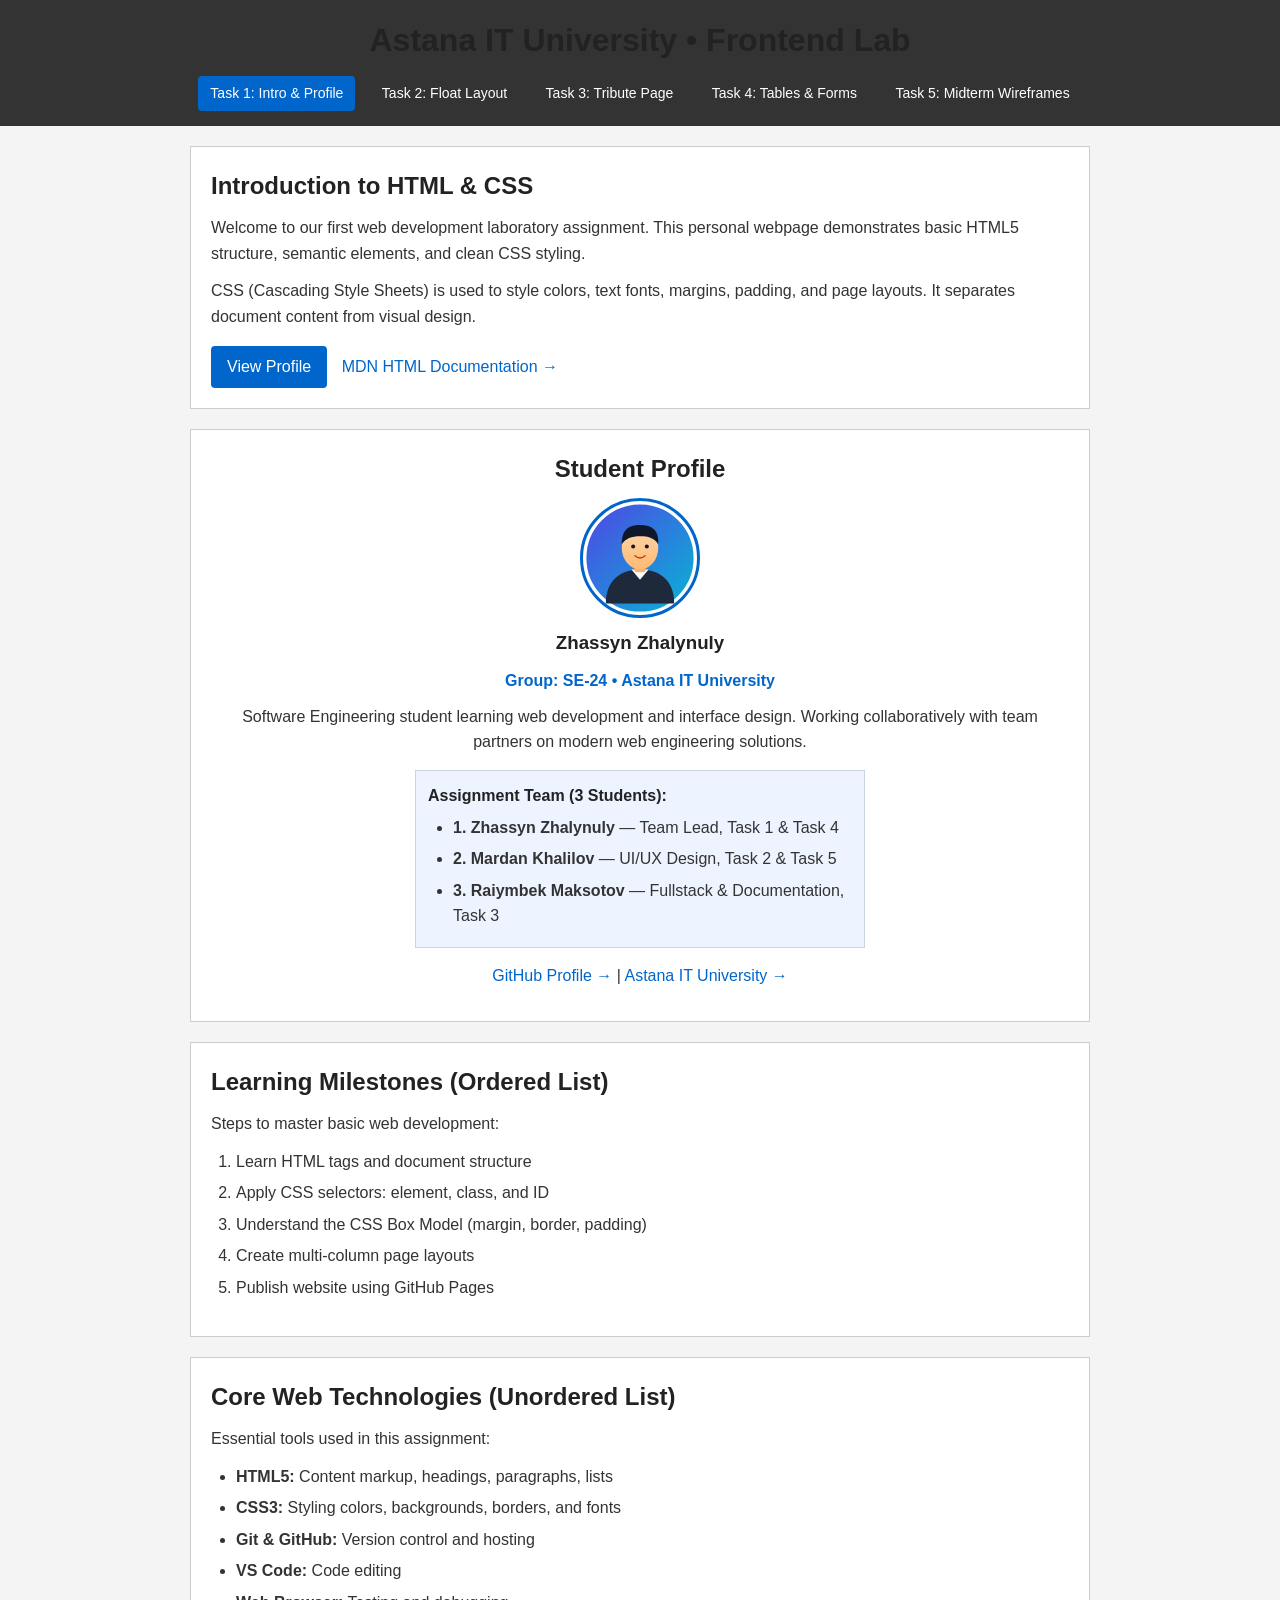
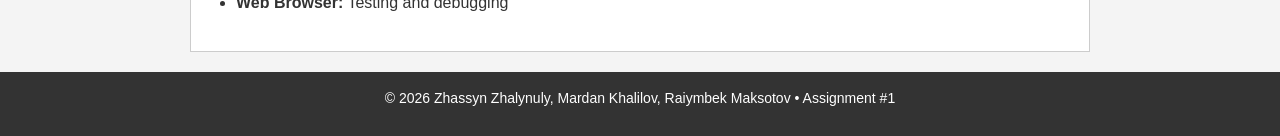
<file: index.html>
<!DOCTYPE html>
<html lang="en">
<head>
  <meta charset="UTF-8">
  <meta name="viewport" content="width=device-width, initial-scale=1.0">
  <title>Assignment 1 | Task 1 - Personal Webpage</title>
  <link rel="stylesheet" href="css/styles.css">
</head>
<body>

  <!-- 1. Header & Navigation (ID: #main-header) -->
  <header id="main-header">
    <h1>Astana IT University &bull; Frontend Lab</h1>
    <div class="navbar">
      <a href="index.html" class="active">Task 1: Intro &amp; Profile</a>
      <a href="task2.html">Task 2: Float Layout</a>
      <a href="exercise1/index.html">Task 3: Tribute Page</a>
      <a href="task4.html">Task 4: Tables &amp; Forms</a>
      <a href="task5.html">Task 5: Midterm Wireframes</a>
    </div>
  </header>

  <!-- 2. Main Content Container -->
  <main class="container">

    <!-- Hero Section (ID: #hero) -->
    <section id="hero">
      <h2>Introduction to HTML &amp; CSS</h2>
      <p>
        Welcome to our first web development laboratory assignment. This personal webpage demonstrates basic HTML5 structure, semantic elements, and clean CSS styling.
      </p>
      <p>
        CSS (Cascading Style Sheets) is used to style colors, text fonts, margins, padding, and page layouts. It separates document content from visual design.
      </p>
      <div>
        <a href="#profile" class="btn">View Profile</a>
        <a href="https://developer.mozilla.org/en-US/docs/Web/HTML" target="_blank">MDN HTML Documentation &rarr;</a>
      </div>
    </section>

    <!-- Profile Card (ID: #profile) -->
    <section id="profile">
      <h2>Student Profile</h2>
      <img src="images/avatar.svg" alt="Photo of Zhassyn Zhalynuly" class="profile-img">
      
      <h3>Zhassyn Zhalynuly</h3>
      <p class="group-text">Group: SE-24 &bull; Astana IT University</p>
      <p>
        Software Engineering student learning web development and interface design. Working collaboratively with team partners on modern web engineering solutions.
      </p>

      <div class="team-box">
        <h4>Assignment Team (3 Students):</h4>
        <ul>
          <li><strong>1. Zhassyn Zhalynuly</strong> &mdash; Team Lead, Task 1 &amp; Task 4</li>
          <li><strong>2. Mardan Khalilov</strong> &mdash; UI/UX Design, Task 2 &amp; Task 5</li>
          <li><strong>3. Raiymbek Maksotov</strong> &mdash; Fullstack &amp; Documentation, Task 3</li>
        </ul>
      </div>

      <p>
        <a href="https://github.com/zzhassyn" target="_blank">GitHub Profile &rarr;</a> | 
        <a href="https://astanait.edu.kz" target="_blank">Astana IT University &rarr;</a>
      </p>
    </section>

    <!-- Ordered List (ol) -->
    <section class="list-card">
      <h2>Learning Milestones (Ordered List)</h2>
      <p>Steps to master basic web development:</p>
      <ol>
        <li>Learn HTML tags and document structure</li>
        <li>Apply CSS selectors: element, class, and ID</li>
        <li>Understand the CSS Box Model (margin, border, padding)</li>
        <li>Create multi-column page layouts</li>
        <li>Publish website using GitHub Pages</li>
      </ol>
    </section>

    <!-- Unordered List (ul) -->
    <section class="list-card">
      <h2>Core Web Technologies (Unordered List)</h2>
      <p>Essential tools used in this assignment:</p>
      <ul>
        <li><strong>HTML5:</strong> Content markup, headings, paragraphs, lists</li>
        <li><strong>CSS3:</strong> Styling colors, backgrounds, borders, and fonts</li>
        <li><strong>Git &amp; GitHub:</strong> Version control and hosting</li>
        <li><strong>VS Code:</strong> Code editing</li>
        <li><strong>Web Browser:</strong> Testing and debugging</li>
      </ul>
    </section>

  </main>

  <!-- 3. Footer (ID: #main-footer) -->
  <footer id="main-footer">
    <p>&copy; 2026 Zhassyn Zhalynuly, Mardan Khalilov, Raiymbek Maksotov &bull; Assignment #1</p>
  </footer>

</body>
</html>
</file>
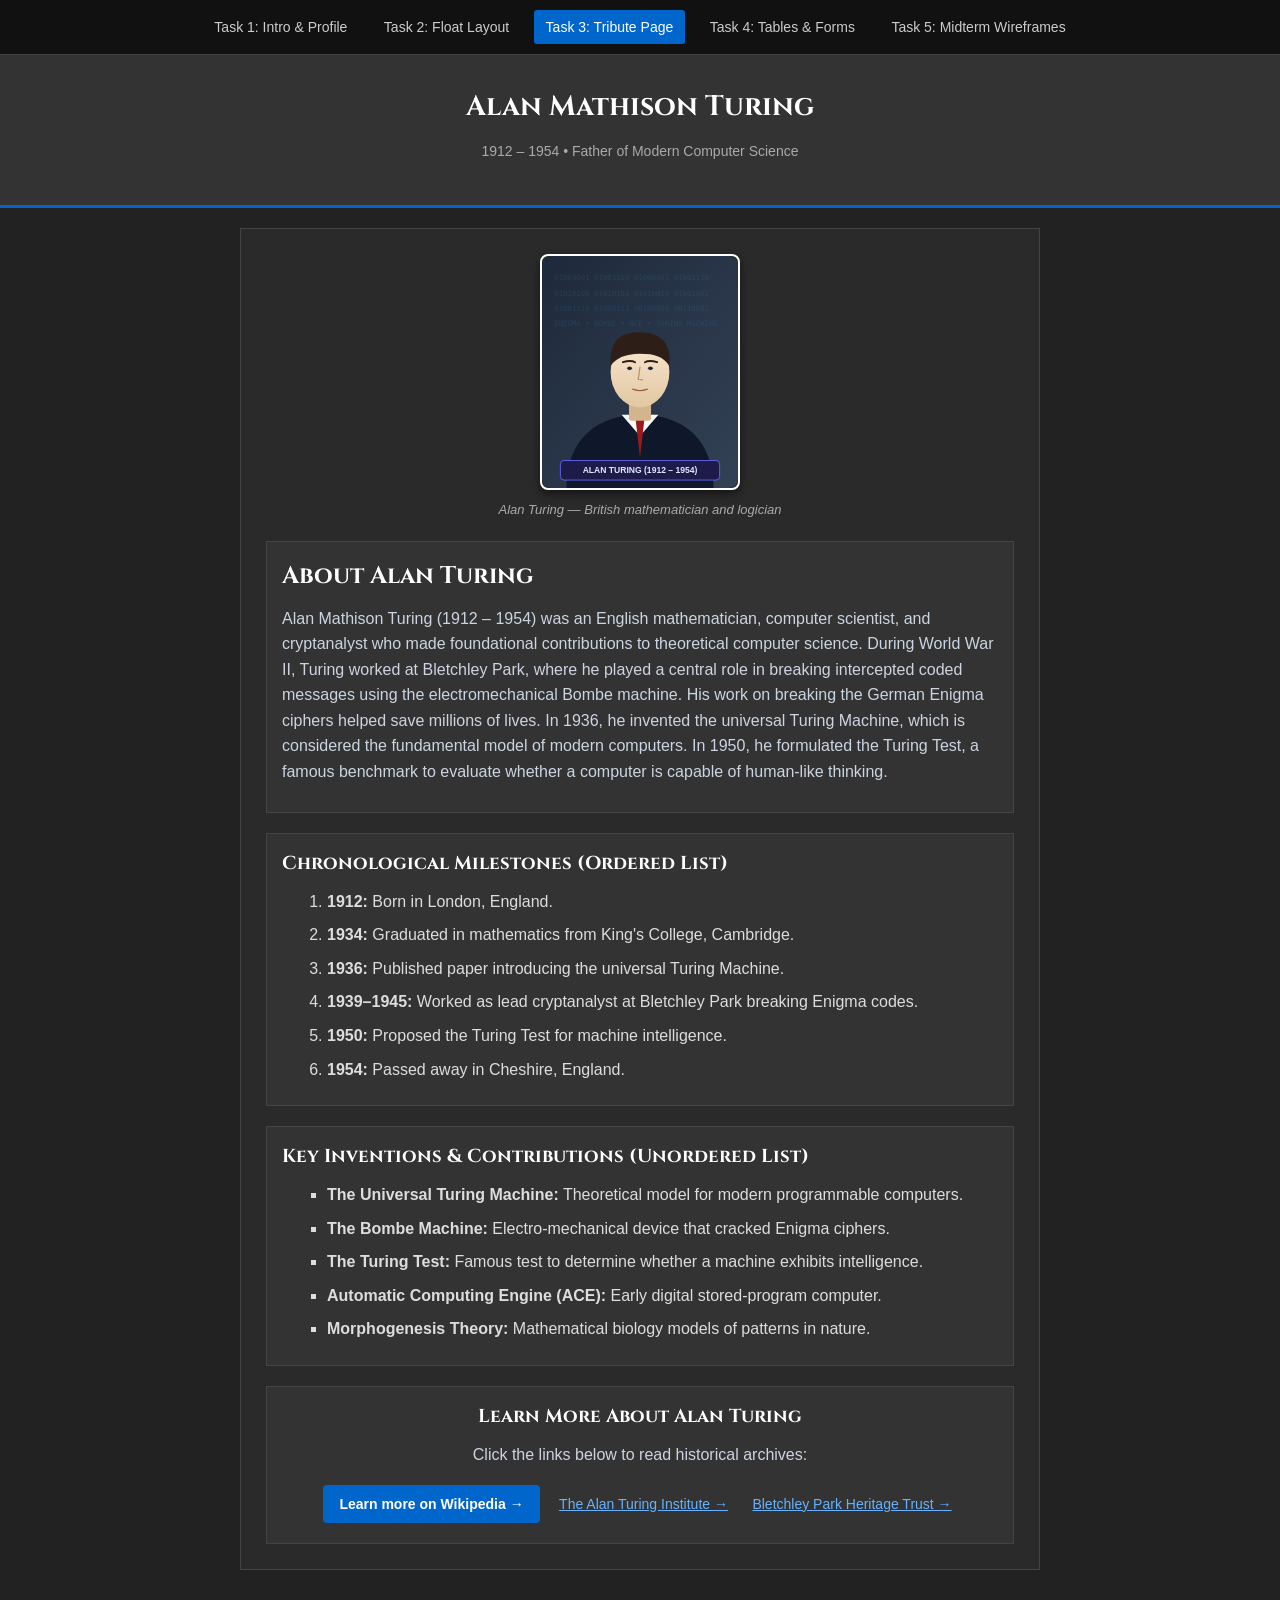
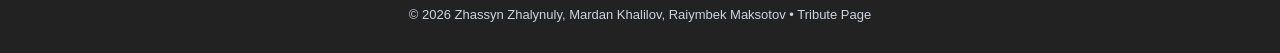
<file: exercise1/index.html>
<!DOCTYPE html>
<html lang="en">
<head>
  <meta charset="UTF-8">
  <meta name="viewport" content="width=device-width, initial-scale=1.0">
  <title>Tribute Page: Alan Turing (1912 – 1954)</title>
  <link rel="stylesheet" href="styles.css">
  <link rel="stylesheet" href="../css/task3.css">
  
  <!-- Step 4 requirement: Link at least two Google Fonts -->
  <link rel="preconnect" href="https://fonts.googleapis.com">
  <link rel="preconnect" href="https://fonts.gstatic.com" crossorigin>
  <link href="https://fonts.googleapis.com/css2?family=Cinzel:wght@700&display=swap" rel="stylesheet">
</head>
<body>

  <!-- Navigation Bar -->
  <div class="navbar">
    <a href="../index.html">Task 1: Intro &amp; Profile</a>
    <a href="../task2.html">Task 2: Float Layout</a>
    <a href="index.html" class="active">Task 3: Tribute Page</a>
    <a href="../task4.html">Task 4: Tables &amp; Forms</a>
    <a href="../task5.html">Task 5: Midterm Wireframes</a>
  </div>

  <!-- Step 1 & Step 4: Header -->
  <header class="tribute-header">
    <h1>Alan Mathison Turing</h1>
    <p>1912 &ndash; 1954 &bull; Father of Modern Computer Science</p>
  </header>

  <!-- Step 4: .content container -->
  <main class="content">

    <!-- Step 3: Portrait using <img> with alt -->
    <div class="image-box">
      <img src="../images/alan_turing.svg" alt="Photo illustration of Alan Turing" class="tribute-img">
      <p class="caption">Alan Turing &mdash; British mathematician and logician</p>
    </div>

    <!-- Step 1: Subheading <h2> and paragraph (3-5 sentences) -->
    <section class="bio-box">
      <h2>About Alan Turing</h2>
      <p>
        Alan Mathison Turing (1912 – 1954) was an English mathematician, computer scientist, and cryptanalyst who made foundational contributions to theoretical computer science. During World War II, Turing worked at Bletchley Park, where he played a central role in breaking intercepted coded messages using the electromechanical Bombe machine. His work on breaking the German Enigma ciphers helped save millions of lives. In 1936, he invented the universal Turing Machine, which is considered the fundamental model of modern computers. In 1950, he formulated the Turing Test, a famous benchmark to evaluate whether a computer is capable of human-like thinking.
      </p>
    </section>

    <!-- Step 2: Lists (<ol> and <ul>) -->
    <section class="list-box">
      <h3>Chronological Milestones (Ordered List)</h3>
      <ol class="events-list">
        <li><strong>1912:</strong> Born in London, England.</li>
        <li><strong>1934:</strong> Graduated in mathematics from King's College, Cambridge.</li>
        <li><strong>1936:</strong> Published paper introducing the universal Turing Machine.</li>
        <li><strong>1939–1945:</strong> Worked as lead cryptanalyst at Bletchley Park breaking Enigma codes.</li>
        <li><strong>1950:</strong> Proposed the Turing Test for machine intelligence.</li>
        <li><strong>1954:</strong> Passed away in Cheshire, England.</li>
      </ol>
    </section>

    <section class="list-box">
      <h3>Key Inventions &amp; Contributions (Unordered List)</h3>
      <ul class="inventions-list">
        <li><strong>The Universal Turing Machine:</strong> Theoretical model for modern programmable computers.</li>
        <li><strong>The Bombe Machine:</strong> Electro-mechanical device that cracked Enigma ciphers.</li>
        <li><strong>The Turing Test:</strong> Famous test to determine whether a machine exhibits intelligence.</li>
        <li><strong>Automatic Computing Engine (ACE):</strong> Early digital stored-program computer.</li>
        <li><strong>Morphogenesis Theory:</strong> Mathematical biology models of patterns in nature.</li>
      </ul>
    </section>

    <!-- Step 3: Clickable links + "Learn more" button -->
    <section class="links-box">
      <h3>Learn More About Alan Turing</h3>
      <p>Click the links below to read historical archives:</p>
      <div>
        <a href="https://en.wikipedia.org/wiki/Alan_Turing" target="_blank" class="btn">Learn more on Wikipedia &rarr;</a>
        <a href="https://www.turing.ac.uk" target="_blank" class="external-link">The Alan Turing Institute &rarr;</a>
        <a href="https://bletchleypark.org.uk" target="_blank" class="external-link">Bletchley Park Heritage Trust &rarr;</a>
      </div>
    </section>

  </main>

  <!-- Footer -->
  <footer class="footer">
    <p>&copy; 2026 Zhassyn Zhalynuly, Mardan Khalilov, Raiymbek Maksotov &bull; Tribute Page</p>
  </footer>

</body>
</html>
</file>
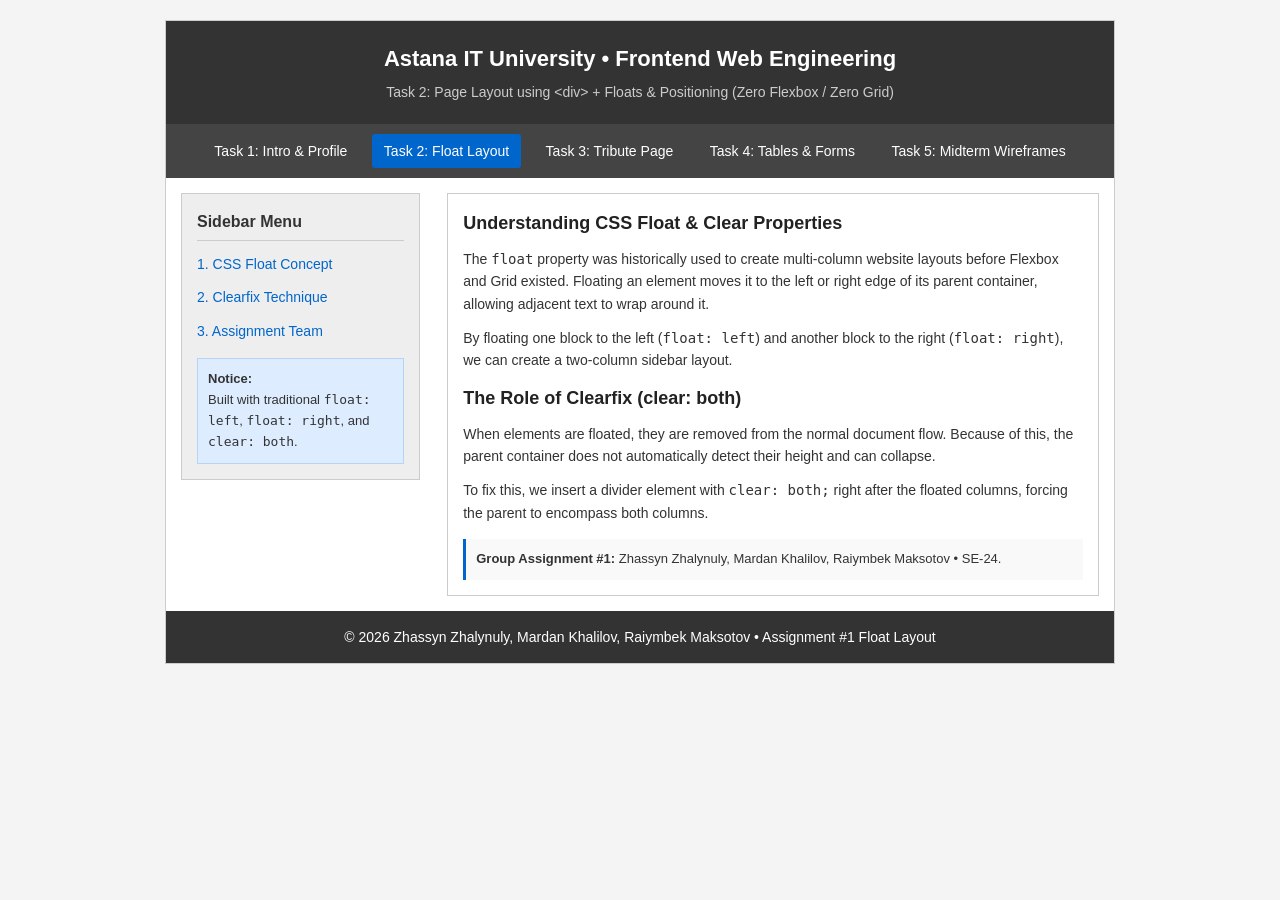
<file: task2.html>
<!DOCTYPE html>
<html lang="en">
<head>
  <meta charset="UTF-8">
  <meta name="viewport" content="width=device-width, initial-scale=1.0">
  <title>Assignment 1 | Task 2 - CSS Float Layout</title>
  <link rel="stylesheet" href="css/task2.css">
</head>
<body>

  <!-- Outer Page Wrapper (Только теги <div> для разметки) -->
  <div class="page-container">

    <!-- 1. Header -->
    <div class="header">
      <h1>Astana IT University &bull; Frontend Web Engineering</h1>
      <p>Task 2: Page Layout using &lt;div&gt; + Floats &amp; Positioning (Zero Flexbox / Zero Grid)</p>
    </div>

    <!-- 2. Navigation Bar -->
    <div class="navbar">
      <a href="index.html">Task 1: Intro &amp; Profile</a>
      <a href="task2.html" class="active">Task 2: Float Layout</a>
      <a href="exercise1/index.html">Task 3: Tribute Page</a>
      <a href="task4.html">Task 4: Tables &amp; Forms</a>
      <a href="task5.html">Task 5: Midterm Wireframes</a>
    </div>

    <!-- 3. Middle Section -->
    <div class="main-content">

      <!-- Left Column: Sidebar Menu (float: left) -->
      <div class="sidebar">
        <h3>Sidebar Menu</h3>
        <ul>
          <li><a href="#about-floats">1. CSS Float Concept</a></li>
          <li><a href="#clearfix-info">2. Clearfix Technique</a></li>
          <li><a href="#team-info">3. Assignment Team</a></li>
        </ul>

        <div class="sidebar-box">
          <strong>Notice:</strong>
          <p>Built with traditional <code>float: left</code>, <code>float: right</code>, and <code>clear: both</code>.</p>
        </div>
      </div>

      <!-- Right Column: Main Content (float: right) -->
      <div class="content">
        
        <div id="about-floats">
          <h2>Understanding CSS Float &amp; Clear Properties</h2>
          <p>
            The <code>float</code> property was historically used to create multi-column website layouts before Flexbox and Grid existed. Floating an element moves it to the left or right edge of its parent container, allowing adjacent text to wrap around it.
          </p>
          <p>
            By floating one block to the left (<code>float: left</code>) and another block to the right (<code>float: right</code>), we can create a two-column sidebar layout.
          </p>
        </div>

        <div id="clearfix-info">
          <h2>The Role of Clearfix (clear: both)</h2>
          <p>
            When elements are floated, they are removed from the normal document flow. Because of this, the parent container does not automatically detect their height and can collapse.
          </p>
          <p>
            To fix this, we insert a divider element with <code>clear: both;</code> right after the floated columns, forcing the parent to encompass both columns.
          </p>
        </div>

        <div id="team-info" class="team-note">
          <strong>Group Assignment #1:</strong> Zhassyn Zhalynuly, Mardan Khalilov, Raiymbek Maksotov &bull; SE-24.
        </div>

      </div>

      <!-- Clearfix: предотвращает схлопывание родительского блока -->
      <div class="clearfix"></div>

    </div>

    <!-- 4. Footer -->
    <div class="footer">
      <p>&copy; 2026 Zhassyn Zhalynuly, Mardan Khalilov, Raiymbek Maksotov &bull; Assignment #1 Float Layout</p>
    </div>

  </div>

</body>
</html>
</file>
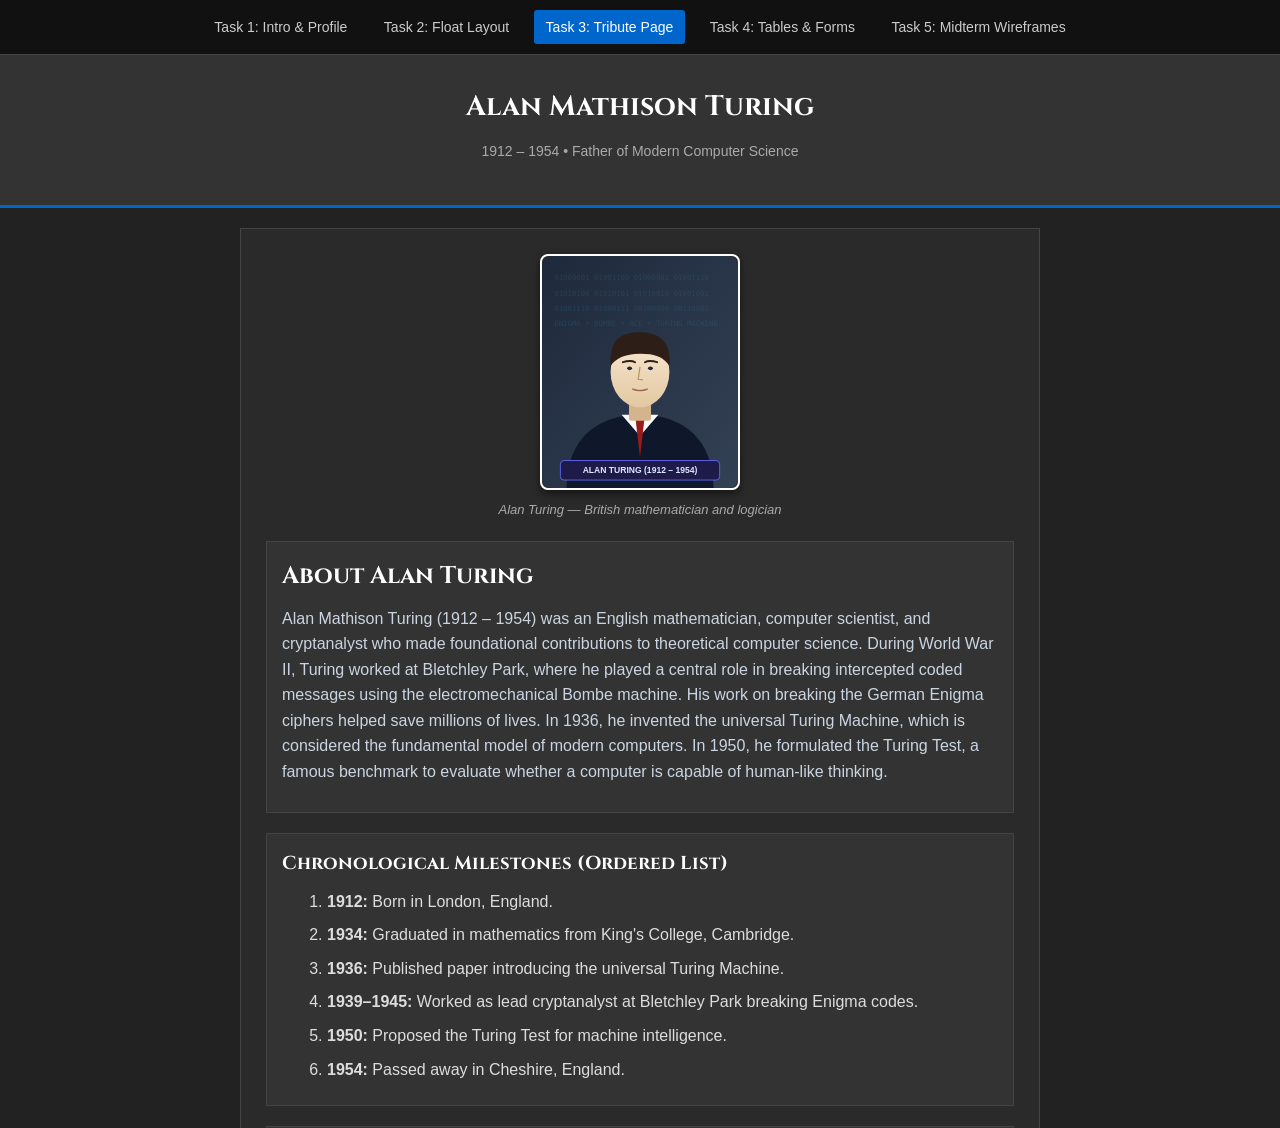
<file: task3.html>
<!DOCTYPE html>
<html lang="en">
<head>
  <meta charset="UTF-8">
  <meta http-equiv="refresh" content="0; url=exercise1/index.html">
  <title>Redirecting to Task 3: Tribute Page...</title>
</head>
<body style="font-family: sans-serif; text-align: center; padding: 50px;">
  <h2>Loading Task 3 (exercise1/index.html)...</h2>
  <p>If you are not redirected automatically, <a href="exercise1/index.html">click here to view Task 3: Tribute Page</a>.</p>
</body>
</html>
</file>
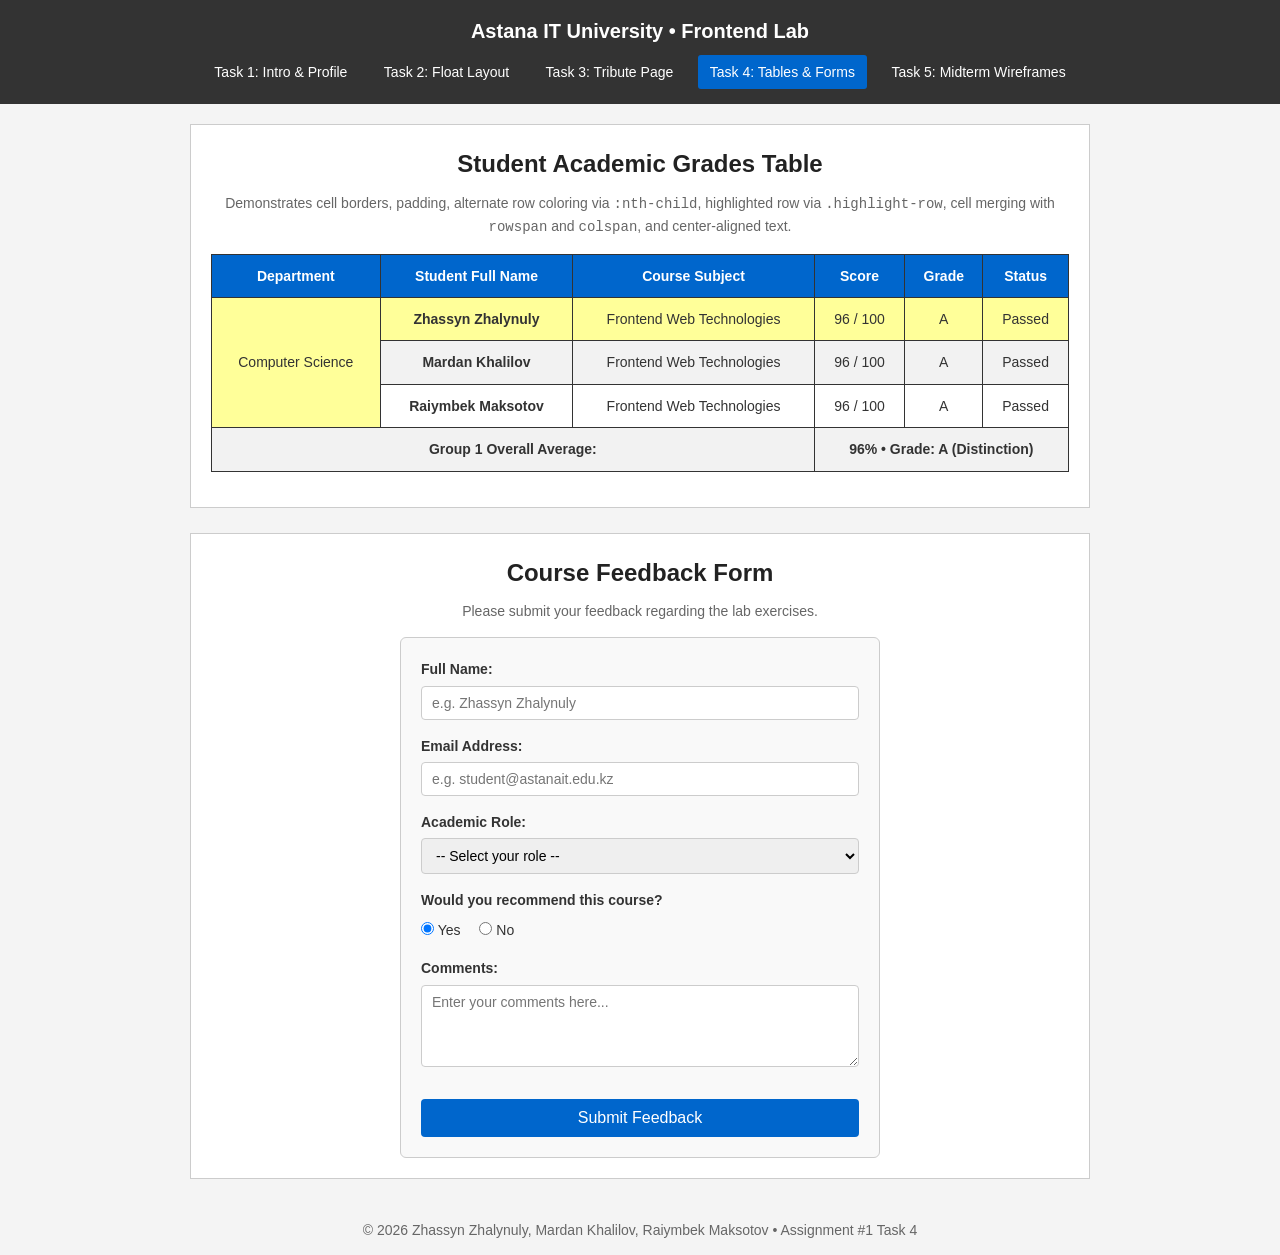
<file: task4.html>
<!DOCTYPE html>
<html lang="en">

<head>
  <meta charset="UTF-8">
  <meta name="viewport" content="width=device-width, initial-scale=1.0">
  <title>Assignment 1 | Task 4 - CSS Table &amp; Form</title>
  <link rel="stylesheet" href="css/task4.css">
</head>

<body>

  <!-- 1. Header & Navigation -->
  <header class="top-nav">
    <h1>Astana IT University &bull; Frontend Lab</h1>
    <div class="navbar">
      <a href="index.html">Task 1: Intro &amp; Profile</a>
      <a href="task2.html">Task 2: Float Layout</a>
      <a href="exercise1/index.html">Task 3: Tribute Page</a>
      <a href="task4.html" class="active">Task 4: Tables &amp; Forms</a>
      <a href="task5.html">Task 5: Midterm Wireframes</a>
    </div>
  </header>

  <main class="container">

    <!-- ====================================================================
         EXERCISE 1: CSS TABLE STYLING
         ==================================================================== -->
    <section class="card">

      <!-- ID Selector Requirement for Page Heading above Table -->
      <h2 id="table-heading">Student Academic Grades Table</h2>
      <p class="desc">
        Demonstrates cell borders, padding, alternate row coloring via <code>:nth-child</code>, highlighted row via
        <code>.highlight-row</code>, cell merging with <code>rowspan</code> and <code>colspan</code>, and center-aligned
        text.
      </p>

      <table class="grades-table">
        <thead>
          <tr>
            <th>Department</th>
            <th>Student Full Name</th>
            <th>Course Subject</th>
            <th>Score</th>
            <th>Grade</th>
            <th>Status</th>
          </tr>
        </thead>
        <tbody>
          <!-- Row 1: Highlighted Row using .highlight-row class + rowspan -->
          <tr class="highlight-row">
            <td rowspan="3">Computer Science</td>
            <td><strong>Zhassyn Zhalynuly</strong></td>
            <td>Frontend Web Technologies</td>
            <td>96 / 100</td>
            <td>A</td>
            <td>Passed</td>
          </tr>

          <!-- Row 2: Alternating row (even) -->
          <tr>
            <td><strong>Mardan Khalilov</strong></td>
            <td>Frontend Web Technologies</td>
            <td>96 / 100</td>
            <td>A</td>
            <td>Passed</td>
          </tr>

          <!-- Row 3: Alternating row (odd) -->
          <tr>
            <td><strong>Raiymbek Maksotov</strong></td>
            <td>Frontend Web Technologies</td>
            <td>96 / 100</td>
            <td>A</td>
            <td>Passed</td>
          </tr>

          <!-- Row 4: Summary row demonstrating colspan -->
          <tr class="summary-row">
            <td colspan="3">Group 1 Overall Average:</td>
            <td colspan="3">96% &bull; Grade: A (Distinction)</td>
          </tr>
        </tbody>
      </table>

    </section>

    <!-- ====================================================================
         EXERCISE 2: FEEDBACK FORM STYLING
         ==================================================================== -->
    <section class="card">

      <!-- Form Heading with ID Selector -->
      <h2 id="form-heading">Course Feedback Form</h2>
      <p class="desc">
        Please submit your feedback regarding the lab exercises.
      </p>

      <!-- Centered form container with ID selector -->
      <form id="feedback-form" action="#" method="POST"
        onsubmit="event.preventDefault(); alert('Feedback submitted successfully!');">

        <!-- 1. Text input for Name -->
        <div class="form-group">
          <label for="student-name">Full Name:</label>
          <input type="text" id="student-name" name="name" placeholder="e.g. Zhassyn Zhalynuly" required>
        </div>

        <!-- 2. Email input for Email Address -->
        <div class="form-group">
          <label for="student-email">Email Address:</label>
          <input type="email" id="student-email" name="email" placeholder="e.g. student@astanait.edu.kz" required>
        </div>

        <!-- 3. Select dropdown for Role -->
        <div class="form-group">
          <label for="user-role">Academic Role:</label>
          <select id="user-role" name="role" required>
            <option value="" disabled selected>-- Select your role --</option>
            <option value="Student">Student</option>
            <option value="Teacher">Teacher / Instructor</option>
            <option value="Other">Other</option>
          </select>
        </div>

        <!-- 4. Radio buttons for Yes/No question -->
        <div class="form-group">
          <label>Would you recommend this course?</label>
          <div class="radio-group">
            <label>
              <input type="radio" name="recommend" value="Yes" checked> Yes
            </label>
            <label>
              <input type="radio" name="recommend" value="No"> No
            </label>
          </div>
        </div>

        <!-- 5. Textarea for Comments -->
        <div class="form-group">
          <label for="feedback-comments">Comments:</label>
          <textarea id="feedback-comments" name="comments" rows="4"
            placeholder="Enter your comments here..."></textarea>
        </div>

        <!-- 6. Submit Button -->
        <button type="submit" class="btn-submit">Submit Feedback</button>

      </form>

    </section>

  </main>

  <footer class="footer">
    <p>&copy; 2026 Zhassyn Zhalynuly, Mardan Khalilov, Raiymbek Maksotov &bull; Assignment #1 Task 4</p>
  </footer>

</body>

</html>
</file>
<file: css/styles.css>
/* ==========================================================================
   TASK 1: INTRODUCTION TO HTML & CSS (BEGINNER STYLE)
   Authors: Zhassyn Zhalynuly, Mardan Khalilov, Raiymbek Maksotov
   ========================================================================== */

/* 1. Селекторы элементов (Element Selectors) */
* {
  margin: 0;
  padding: 0;
  box-sizing: border-box;
}

body {
  font-family: Arial, sans-serif;
  background-color: #f4f4f4;
  color: #333333;
  line-height: 1.6;
}

h1, h2, h3, h4 {
  margin-bottom: 10px;
  color: #222222;
}

p {
  margin-bottom: 12px;
}

/* Ссылки и эффект наведения :hover */
a {
  color: #0066cc;
  text-decoration: none;
}

a:hover {
  color: #003366;
  text-decoration: underline;
}

/* Списки */
ol, ul {
  margin-left: 25px;
  margin-bottom: 15px;
}

li {
  margin-bottom: 6px;
}

/* 2. Селекторы по ID (ID Selectors) */
#main-header {
  background-color: #333333;
  color: #ffffff;
  padding: 15px 10px;
  text-align: center;
}

#hero {
  background-color: #ffffff;
  border: 1px solid #cccccc;
  padding: 20px;
  margin-bottom: 20px;
}

#profile {
  background-color: #ffffff;
  border: 1px solid #cccccc;
  padding: 20px;
  margin-bottom: 20px;
  text-align: center;
}

#main-footer {
  background-color: #333333;
  color: #ffffff;
  text-align: center;
  padding: 15px;
  margin-top: 20px;
  font-size: 14px;
}

/* 3. Селекторы классов (Class Selectors) */
.container {
  width: 85%;
  max-width: 900px;
  margin: 20px auto;
}

/* Навигация */
.navbar {
  margin-top: 10px;
}

.navbar a {
  color: #ffffff;
  margin: 0 5px;
  padding: 6px 12px;
  display: inline-block;
  font-size: 14px;
  text-decoration: none;
}

.navbar a:hover {
  background-color: #555555;
  border-radius: 4px;
  text-decoration: none;
}

.navbar a.active {
  background-color: #0066cc;
  border-radius: 4px;
}

/* Кнопка */
.btn {
  display: inline-block;
  background-color: #0066cc;
  color: #ffffff !important;
  padding: 8px 16px;
  border-radius: 4px;
  text-decoration: none;
  margin-right: 10px;
  margin-top: 5px;
}

.btn:hover {
  background-color: #004499;
  text-decoration: none;
}

/* Карточка профиля */
.profile-img {
  width: 120px;
  max-width: 100%;
  border-radius: 50%;
  border: 3px solid #0066cc;
  margin: 10px auto;
  display: block;
}

.group-text {
  color: #0066cc;
  font-weight: bold;
  margin-bottom: 10px;
}

.team-box {
  background-color: #eef4ff;
  border: 1px solid #cbd5e1;
  padding: 12px;
  max-width: 450px;
  margin: 15px auto;
  text-align: left;
}

.team-box h4 {
  margin-bottom: 6px;
}

.team-box ul {
  margin-bottom: 0;
}

/* Блоки списков */
.list-card {
  background-color: #ffffff;
  border: 1px solid #cccccc;
  padding: 20px;
  margin-bottom: 20px;
}
</file>
<file: exercise1/styles.css>
/* ==========================================================================
   ASSIGNMENT 1: TASK 3 - TRIBUTE PAGE (ALAN TURING)
   Authors: Zhassyn Zhalynuly, Mardan Khalilov, Raiymbek Maksotov
   ========================================================================== */

/* 1. Базовый сброс и фон страницы (Step 4: Page background) */
* {
  margin: 0;
  padding: 0;
  box-sizing: border-box;
}

body {
  background-color: #0f172a;
  color: #e2e8f0;
  font-family: 'Plus Jakarta Sans', Arial, sans-serif;
  line-height: 1.6;
  font-size: 16px;
}

/* 2. Шрифты (Step 4: Two fonts applied - Cinzel for titles) */
h1, h2, h3 {
  font-family: 'Cinzel', Georgia, serif;
  color: #38bdf8;
  margin-bottom: 12px;
}

p {
  margin-bottom: 14px;
  color: #cbd5e1;
}

/* 3. Верхняя панель навигации */
.assignment-nav {
  background-color: #1e293b;
  border-bottom: 1px solid #334155;
  padding: 10px 15px;
}

.nav-inner {
  max-width: 800px;
  margin: 0 auto;
  display: flex;
  justify-content: space-between;
  align-items: center;
  flex-wrap: wrap;
  gap: 10px;
}

.nav-brand {
  color: #38bdf8;
  font-weight: bold;
  font-size: 15px;
}

.nav-links a {
  color: #94a3b8;
  text-decoration: none;
  font-size: 14px;
  padding: 6px 10px;
  border-radius: 4px;
  display: inline-block;
}

.nav-links a:hover {
  color: #ffffff;
  background-color: #334155;
}

.nav-links a.active {
  background-color: #0284c7;
  color: #ffffff;
}

/* 4. Шапка (Step 4: Header - background, text color, padding, center alignment) */
.tribute-header {
  background-color: #1e293b;
  color: #ffffff;
  padding: 35px 20px;
  text-align: center;
  border-bottom: 3px solid #0284c7;
}

.tribute-title {
  font-size: 32px;
  color: #38bdf8;
  margin-bottom: 8px;
}

.tribute-tagline {
  font-family: 'Plus Jakarta Sans', Arial, sans-serif;
  font-size: 16px;
  font-weight: 400;
  color: #94a3b8;
}

/* 5. Контейнер .content (Step 4: max-width, margin: 0 auto, padding) */
.content {
  max-width: 800px;
  margin: 0 auto;
  padding: 30px 15px;
}

/* 6. Стилизация портрета (Step 4: image - max-width, border-radius, box-shadow, border) */
.image-box {
  text-align: center;
  margin-bottom: 30px;
}

.tribute-img {
  max-width: 240px;
  width: 100%;
  border-radius: 12px;
  border: 3px solid #38bdf8;
  box-shadow: 0 6px 16px rgba(0, 0, 0, 0.4);
  margin: 0 auto 10px auto;
}

.img-caption {
  font-size: 14px;
  color: #94a3b8;
  font-style: italic;
}

/* 7. Биографическая секция */
.bio-section {
  background-color: #1e293b;
  padding: 22px;
  border-radius: 8px;
  margin-bottom: 25px;
  border: 1px solid #334155;
}

.bio-section h2 {
  font-size: 22px;
  border-bottom: 1px solid #334155;
  padding-bottom: 8px;
}

/* 8. Стилизация списков (Step 4: list-style-type and spacing) */
.lists-section {
  display: flex;
  gap: 20px;
  flex-wrap: wrap;
  margin-bottom: 25px;
}

.list-block {
  flex: 1 1 340px;
  background-color: #1e293b;
  padding: 20px;
  border-radius: 8px;
  border: 1px solid #334155;
}

.list-block h3 {
  font-size: 18px;
  margin-bottom: 12px;
}

.events-list {
  list-style-type: decimal;
  padding-left: 20px;
}

.inventions-list {
  list-style-type: square;
  padding-left: 20px;
}

.list-block li {
  margin-bottom: 10px;
  color: #cbd5e1;
}

.list-block strong {
  color: #ffffff;
}

/* 9. Ссылки и кнопка (Step 4: Links and .btn - hover effect, padding) */
.links-section {
  background-color: #1e293b;
  padding: 22px;
  border-radius: 8px;
  border: 1px solid #334155;
  text-align: center;
}

.links-buttons {
  margin-top: 15px;
}

.btn {
  display: inline-block;
  background-color: #0284c7;
  color: #ffffff;
  padding: 10px 18px;
  border-radius: 6px;
  text-decoration: none;
  font-weight: 600;
  margin: 5px;
}

.btn:hover {
  background-color: #0369a1;
}

.link-item {
  display: inline-block;
  color: #38bdf8;
  text-decoration: none;
  padding: 10px 14px;
  margin: 5px;
}

.link-item:hover {
  text-decoration: underline;
}

/* 10. Подвал страницы */
.tribute-footer {
  text-align: center;
  padding: 20px;
  color: #64748b;
  font-size: 14px;
  border-top: 1px solid #334155;
  margin-top: 30px;
}
</file>
<file: css/task3.css>
/* ==========================================================================
   TASK 3: TRIBUTE PAGE (ALAN TURING) - BEGINNER STYLE
   ========================================================================== */

* {
  margin: 0;
  padding: 0;
  box-sizing: border-box;
}

body {
  background-color: #222222;
  color: #dddddd;
  font-family: Arial, sans-serif;
  line-height: 1.6;
}

/* 2 шрифта: Cinzel для заголовков (Google Fonts), Arial для текста */
h1, h2, h3 {
  font-family: 'Cinzel', Georgia, serif;
  color: #ffffff;
  margin-bottom: 10px;
}

p {
  margin-bottom: 12px;
}

/* Навигационная панель */
.navbar {
  background-color: #111111;
  padding: 10px;
  text-align: center;
  border-bottom: 1px solid #444444;
}

.navbar a {
  color: #cccccc;
  text-decoration: none;
  padding: 6px 12px;
  margin: 0 4px;
  display: inline-block;
  font-size: 14px;
}

.navbar a:hover {
  color: #ffffff;
  background-color: #333333;
  border-radius: 3px;
}

.navbar a.active {
  background-color: #0066cc;
  color: #ffffff;
  border-radius: 3px;
}

/* Шапка (Header: background, text color, padding, center) */
.tribute-header {
  background-color: #333333;
  color: #ffffff;
  padding: 30px 15px;
  text-align: center;
  border-bottom: 3px solid #0066cc;
}

.tribute-header h1 {
  font-size: 28px;
}

.tribute-header p {
  font-size: 14px;
  color: #aaaaaa;
}

/* Контейнер .content (max-width, margin: 0 auto, padding) */
.content {
  width: 85%;
  max-width: 800px;
  margin: 20px auto;
  background-color: #2a2a2a;
  border: 1px solid #444444;
  padding: 25px;
}

/* Портрет (max-width, border-radius, box-shadow, border) */
.image-box {
  text-align: center;
  margin-bottom: 20px;
}

.tribute-img {
  width: 200px;
  max-width: 100%;
  border-radius: 8px;
  border: 2px solid #ffffff;
  box-shadow: 0 4px 8px rgba(0, 0, 0, 0.5);
  display: block;
  margin: 0 auto 10px auto;
}

.caption {
  font-size: 13px;
  color: #aaaaaa;
  font-style: italic;
}

/* Биографическая секция */
.bio-box {
  background-color: #333333;
  border: 1px solid #444444;
  padding: 15px;
  margin-bottom: 20px;
}

/* Списки (list-style-type and spacing) */
.list-box {
  background-color: #333333;
  border: 1px solid #444444;
  padding: 15px;
  margin-bottom: 20px;
}

.events-list {
  list-style-type: decimal;
  margin-left: 25px;
}

.inventions-list {
  list-style-type: square;
  margin-left: 25px;
}

li {
  margin-bottom: 8px;
}

/* Ссылки и кнопка (links and .btn) */
.links-box {
  text-align: center;
  background-color: #333333;
  border: 1px solid #444444;
  padding: 15px;
}

.btn {
  display: inline-block;
  background-color: #0066cc;
  color: #ffffff;
  padding: 8px 16px;
  text-decoration: none;
  border-radius: 4px;
  margin: 5px;
  font-size: 14px;
}

.btn:hover {
  background-color: #004499;
}

.external-link {
  color: #66b2ff;
  margin: 0 10px;
  font-size: 14px;
}

.external-link:hover {
  text-decoration: underline;
}

/* Подвал */
.footer {
  text-align: center;
  padding: 15px;
  color: #888888;
  font-size: 13px;
}
</file>
<file: css/task2.css>
/* ==========================================================================
   TASK 2: PAGE LAYOUT USING DIVS AND FLOATS (NO FLEXBOX / NO GRID)
   Authors: Zhassyn Zhalynuly, Mardan Khalilov, Raiymbek Maksotov
   ========================================================================== */

/* 1. Базовый сброс */
* {
  margin: 0;
  padding: 0;
  box-sizing: border-box;
}

body {
  font-family: Arial, sans-serif;
  background-color: #f4f4f4;
  color: #333333;
  line-height: 1.6;
}

/* Внешняя обертка всей страницы */
.page-container {
  width: 85%;
  max-width: 950px;
  margin: 20px auto;
  background-color: #ffffff;
  border: 1px solid #cccccc;
}

/* 2. Шапка сайта (Header) */
.header {
  background-color: #333333;
  color: #ffffff;
  padding: 20px;
  text-align: center;
}

.header h1 {
  font-size: 22px;
  margin-bottom: 5px;
}

.header p {
  font-size: 14px;
  color: #cccccc;
}

/* 3. Панель навигации (Navbar) */
.navbar {
  background-color: #444444;
  padding: 10px;
  text-align: center;
}

.navbar a {
  color: #ffffff;
  text-decoration: none;
  padding: 6px 12px;
  margin: 0 4px;
  display: inline-block;
  font-size: 14px;
}

.navbar a:hover {
  background-color: #666666;
  border-radius: 3px;
}

.navbar a.active {
  background-color: #0066cc;
  border-radius: 3px;
}

/* 4. Средняя часть (Контейнер колонок) */
.main-content {
  padding: 15px;
}

/* Левая колонка: Sidebar (float: left) */
.sidebar {
  float: left;
  width: 26%;
  background-color: #eeeeee;
  border: 1px solid #cccccc;
  padding: 15px;
}

.sidebar h3 {
  font-size: 16px;
  margin-bottom: 10px;
  border-bottom: 1px solid #cccccc;
  padding-bottom: 5px;
}

.sidebar ul {
  list-style-type: none;
}

.sidebar li {
  margin-bottom: 8px;
}

.sidebar a {
  color: #0066cc;
  text-decoration: none;
  font-size: 14px;
}

.sidebar a:hover {
  text-decoration: underline;
}

.sidebar-box {
  background-color: #ddedff;
  border: 1px solid #b8d4f4;
  padding: 10px;
  margin-top: 15px;
  font-size: 13px;
}

/* Правая колонка: Content (float: right) */
.content {
  float: right;
  width: 71%;
  background-color: #ffffff;
  border: 1px solid #cccccc;
  padding: 15px;
}

.content h2 {
  font-size: 18px;
  margin-bottom: 10px;
  color: #222222;
}

.content p {
  margin-bottom: 12px;
  font-size: 14px;
}

.team-note {
  background-color: #f9f9f9;
  border-left: 3px solid #0066cc;
  padding: 10px;
  margin-top: 15px;
  font-size: 13px;
}

/* 5. Clearfix: Обязательная очистка обтекания */
.clearfix {
  clear: both;
}

/* 6. Подвал (Footer) */
.footer {
  background-color: #333333;
  color: #ffffff;
  text-align: center;
  padding: 15px;
  font-size: 14px;
}
</file>
<file: css/task4.css>
/* ==========================================================================
   TASK 4: CSS TABLE & FORM STYLING (BEGINNER STYLE)
   Authors: Zhassyn Zhalynuly, Mardan Khalilov, Raiymbek Maksotov
   ========================================================================== */

* {
  margin: 0;
  padding: 0;
  box-sizing: border-box;
}

body {
  font-family: Arial, sans-serif;
  background-color: #f4f4f4;
  color: #333333;
  line-height: 1.6;
}

/* 1. Верхнее меню навигации */
.top-nav {
  background-color: #333333;
  color: #ffffff;
  padding: 15px;
  text-align: center;
}

.top-nav h1 {
  font-size: 20px;
  margin-bottom: 8px;
}

.navbar a {
  color: #ffffff;
  text-decoration: none;
  padding: 6px 12px;
  margin: 0 4px;
  display: inline-block;
  font-size: 14px;
}

.navbar a:hover {
  background-color: #555555;
  border-radius: 3px;
}

.navbar a.active {
  background-color: #0066cc;
  border-radius: 3px;
}

/* Общий контейнер */
.container {
  width: 85%;
  max-width: 900px;
  margin: 20px auto;
}

.card {
  background-color: #ffffff;
  border: 1px solid #cccccc;
  padding: 20px;
  margin-bottom: 25px;
}

.desc {
  text-align: center;
  color: #666666;
  font-size: 14px;
  margin-bottom: 15px;
}

/* ==========================================================================
   EXERCISE 1: СТИЛИ ТАБЛИЦЫ (TABLE STYLING)
   ========================================================================== */

/* ID селектор для заголовка над таблицей */
#table-heading {
  text-align: center;
  color: #222222;
  margin-bottom: 8px;
}

/* Таблица */
.grades-table {
  width: 100%;
  border-collapse: collapse; /* Схлопывание двойных рамок в одинарные */
  margin: 15px 0;
}

/* Рамки, отступы и выравнивание по центру для всех ячеек */
.grades-table th,
.grades-table td {
  border: 1px solid #333333;
  padding: 10px;
  text-align: center; /* Текст по центру ячеек */
  font-size: 14px;
}

/* Цвет фона шапки таблицы (th) */
.grades-table th {
  background-color: #0066cc;
  color: #ffffff;
}

/* Чередование цветов строк (четные строки) с помощью :nth-child */
.grades-table tbody tr:nth-child(even) {
  background-color: #f2f2f2;
}

/* Выделение одной строки другим цветом с помощью класса .highlight-row */
.grades-table tr.highlight-row {
  background-color: #ffff99 !important; /* Желтый цвет выделения */
}

/* Итоговая строка (colspan) */
.summary-row {
  background-color: #e0e0e0;
  font-weight: bold;
}

/* ==========================================================================
   EXERCISE 2: СТИЛИ ФОРМЫ (FORM STYLING)
   ========================================================================== */

/* ID селектор для заголовка формы */
#form-heading {
  text-align: center;
  color: #222222;
  margin-bottom: 8px;
}

/* Центрирование формы на странице с фиксированной шириной (ID селектор) */
#feedback-form {
  width: 100%;
  max-width: 480px;
  margin: 0 auto;
  background-color: #f9f9f9;
  border: 1px solid #cccccc;
  border-radius: 6px; /* Скругленные углы */
  padding: 20px;       /* Внутренние отступы */
}

.form-group {
  margin-bottom: 15px;
  text-align: left;
}

/* Жирные метки (<label>) */
.form-group label {
  font-weight: bold;
  display: block;
  margin-bottom: 5px;
  font-size: 14px;
}

/* Одинаковая ширина и отступы для полей ввода, списка и текста */
input[type="text"],
input[type="email"],
select,
textarea {
  width: 100%;
  padding: 8px 10px;
  border: 1px solid #cccccc;
  border-radius: 4px;
  font-size: 14px;
  font-family: inherit;
  box-sizing: border-box;
}

/* Радиокнопки (Yes/No) */
.radio-group label {
  display: inline;
  font-weight: normal;
  margin-right: 15px;
  cursor: pointer;
}

/* Кнопка отправки с фоном, скруглением и hover-эффектом */
.btn-submit {
  width: 100%;
  background-color: #0066cc;
  color: #ffffff;
  padding: 10px;
  border: none;
  border-radius: 4px;
  font-size: 16px;
  cursor: pointer;
  margin-top: 10px;
}

.btn-submit:hover {
  background-color: #004499;
}

/* Подвал */
.footer {
  text-align: center;
  padding: 15px;
  color: #666666;
  font-size: 14px;
}
</file>
